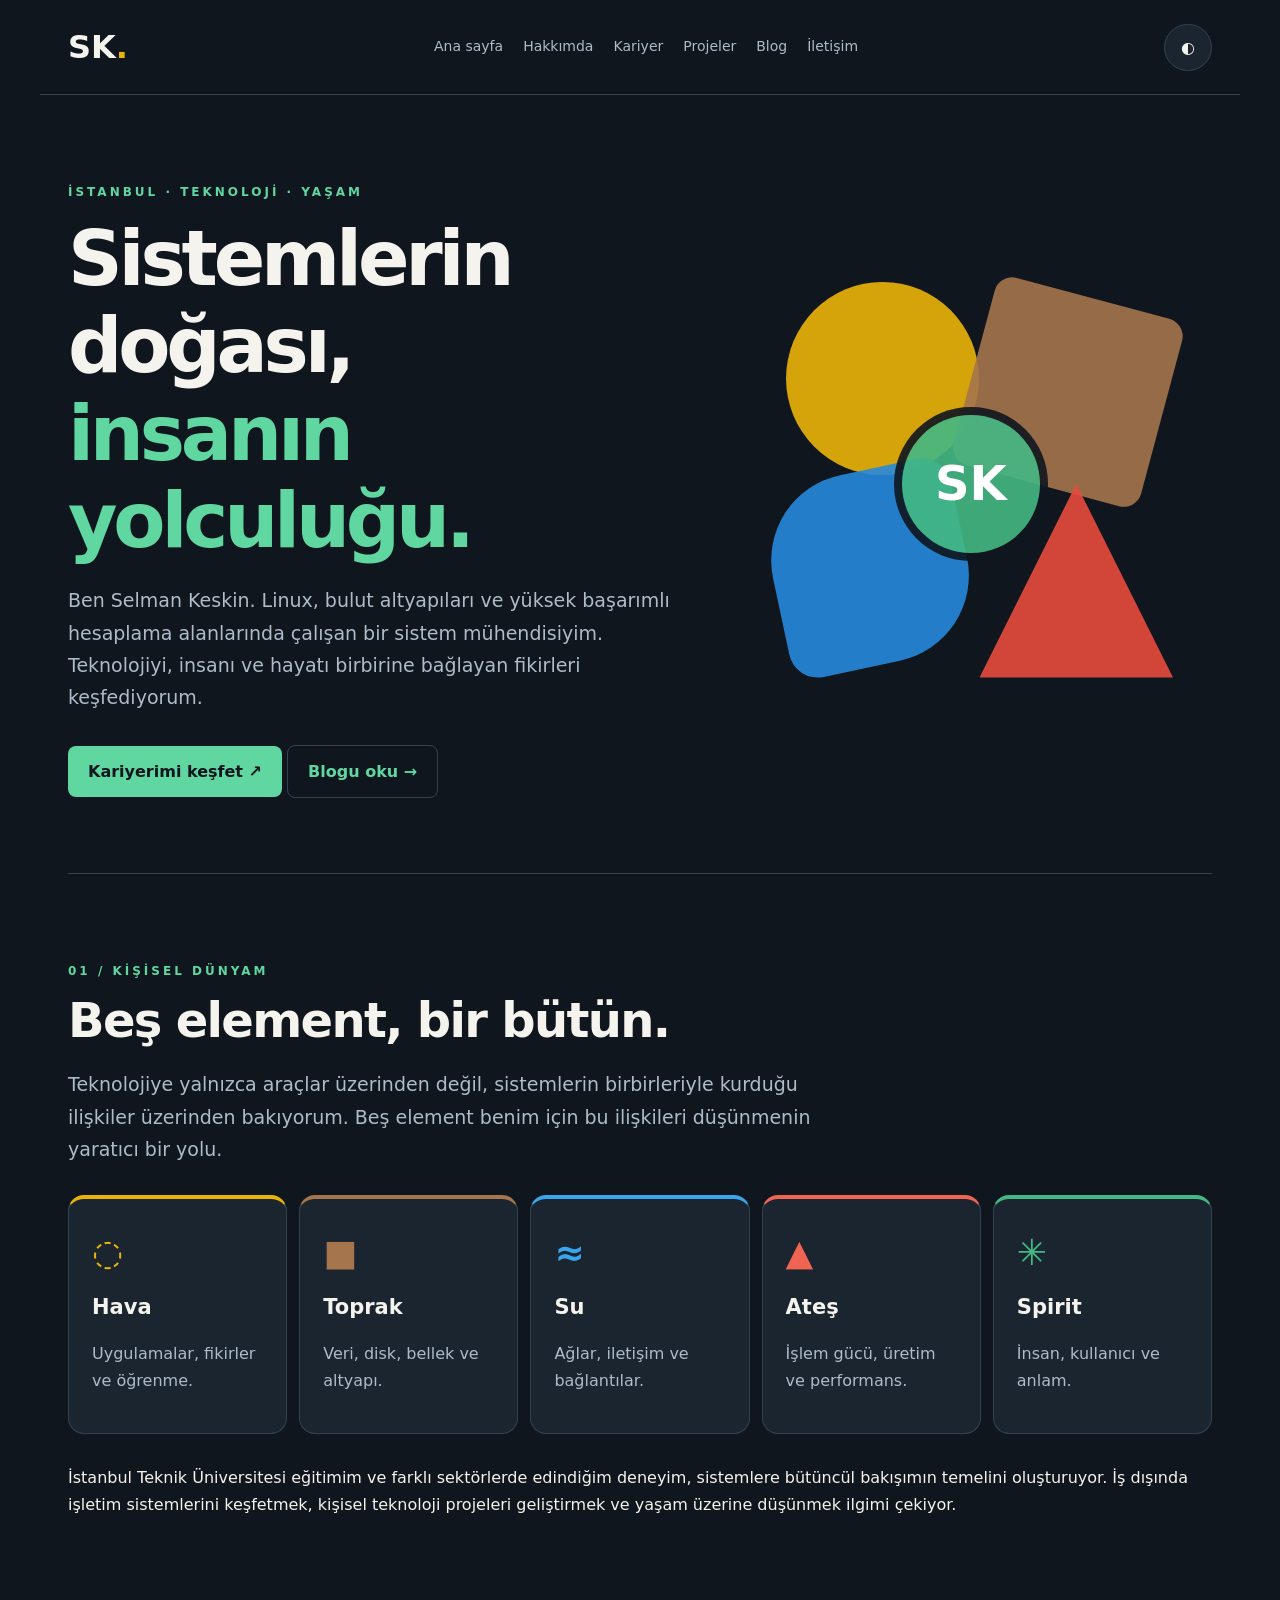
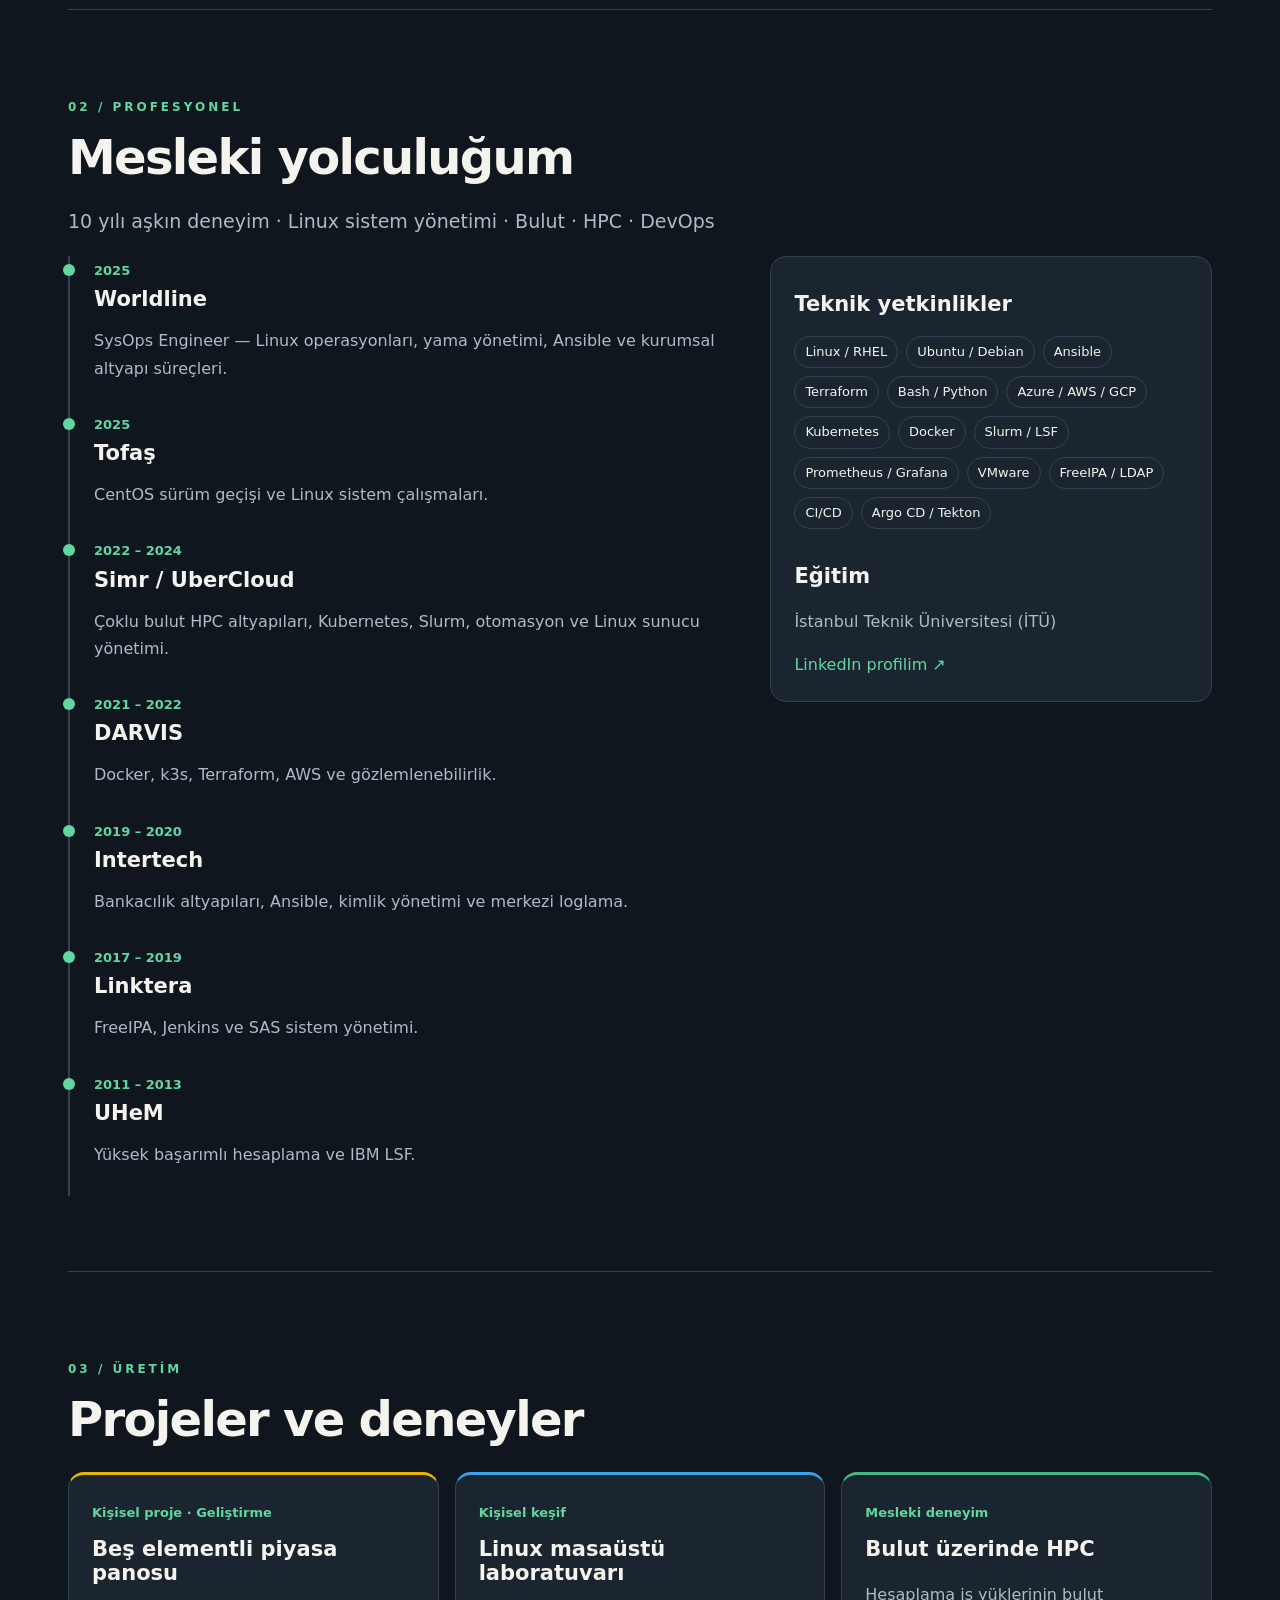
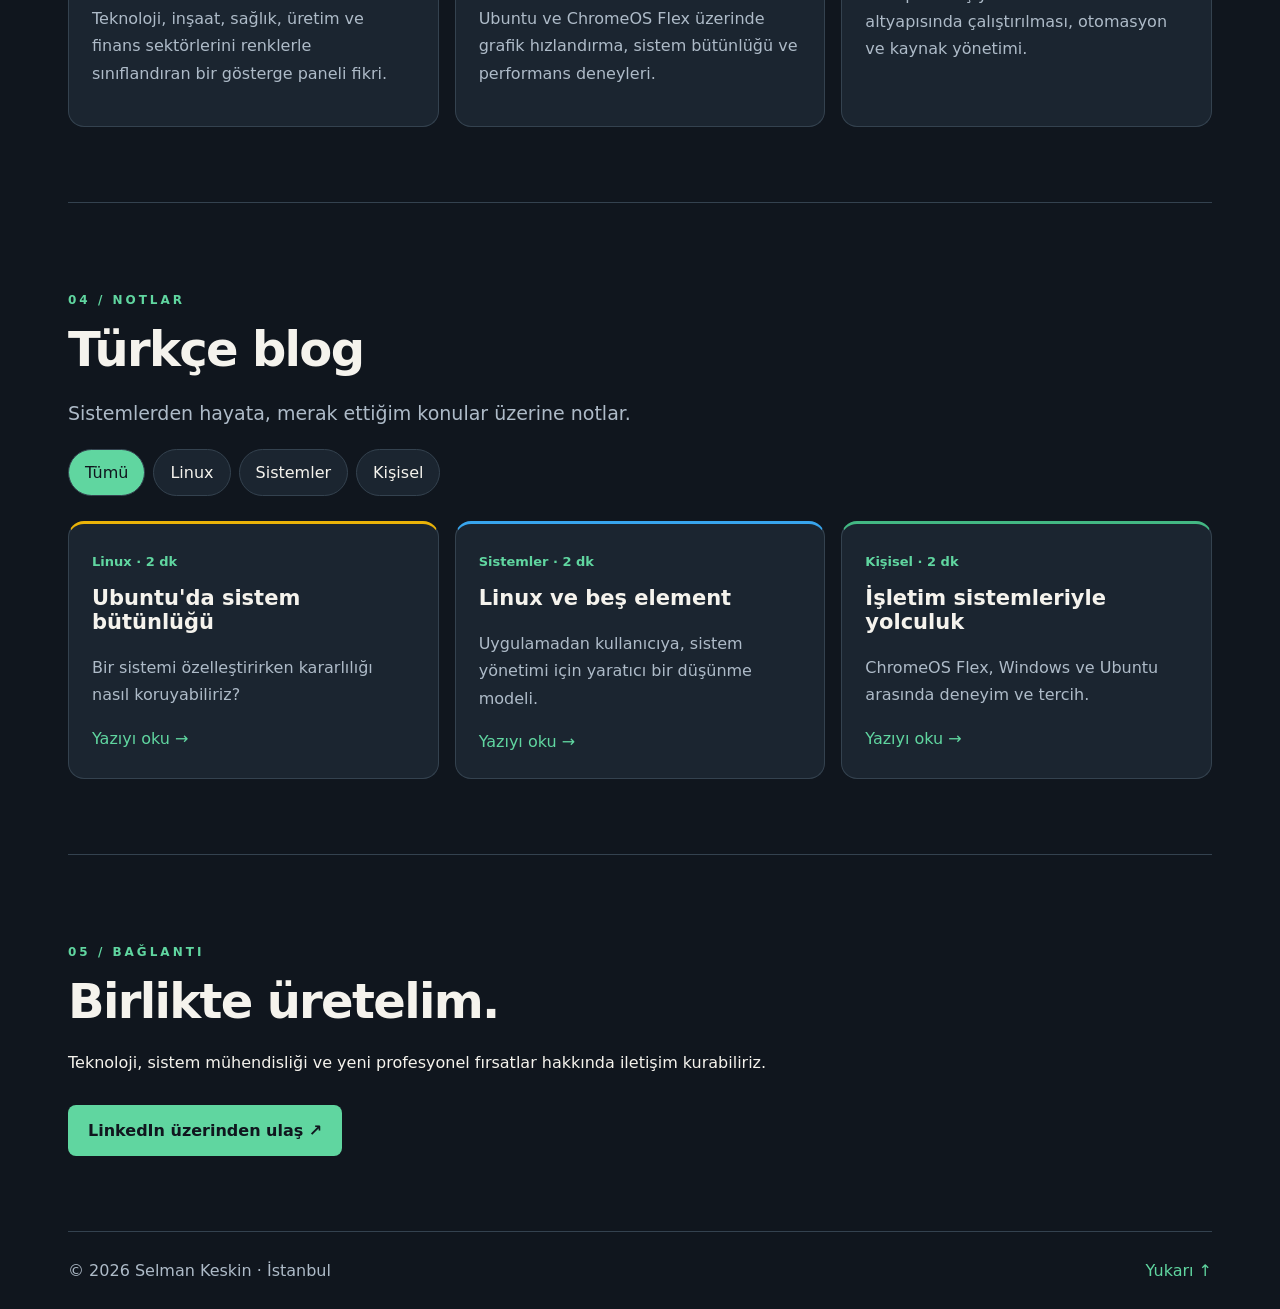
<file: index.html>
<!doctype html><html lang="tr"><head><meta charset="utf-8"><meta name="viewport" content="width=device-width, initial-scale=1"><meta name="description" content="Selman Keskin – Linux, bulut, HPC, sistem mühendisliği ve kişisel teknoloji blogu."><title>Selman Keskin | Sistemlerin doğası</title><link rel="stylesheet" href="style.css"><script src="app.js" defer></script></head><body><header><a class="brand" href="#home">SK<span>.</span></a><nav aria-label="Ana menü"><a href="#home">Ana sayfa</a><a href="#about">Hakkımda</a><a href="#career">Kariyer</a><a href="#projects">Projeler</a><a href="#blog">Blog</a><a href="#contact">İletişim</a></nav><button id="theme" aria-label="Temayı değiştir">◐</button></header><main id="home"><section class="hero"><div><p class="eyebrow">İSTANBUL · TEKNOLOJİ · YAŞAM</p><h1>Sistemlerin doğası,<br><em>insanın yolculuğu.</em></h1><p class="lead">Ben Selman Keskin. Linux, bulut altyapıları ve yüksek başarımlı hesaplama alanlarında çalışan bir sistem mühendisiyim. Teknolojiyi, insanı ve hayatı birbirine bağlayan fikirleri keşfediyorum.</p><a class="cta" href="#career">Kariyerimi keşfet ↗</a> <a class="secondary" href="#blog">Blogu oku →</a></div><div class="art" aria-hidden="true"><i class="orb air"></i><i class="orb earth"></i><i class="orb water"></i><i class="orb fire"></i><i class="orb spirit"></i><div class="initials">SK</div></div></section><section id="about"><p class="eyebrow">01 / KİŞİSEL DÜNYAM</p><h2>Beş element, bir bütün.</h2><p class="intro">Teknolojiye yalnızca araçlar üzerinden değil, sistemlerin birbirleriyle kurduğu ilişkiler üzerinden bakıyorum. Beş element benim için bu ilişkileri düşünmenin yaratıcı bir yolu.</p><div class="elements"><article style="--accent:#eab308"><b>◌</b><h3>Hava</h3><p>Uygulamalar, fikirler ve öğrenme.</p></article><article style="--accent:#a5754d"><b>■</b><h3>Toprak</h3><p>Veri, disk, bellek ve altyapı.</p></article><article style="--accent:#38a5ed"><b>≈</b><h3>Su</h3><p>Ağlar, iletişim ve bağlantılar.</p></article><article style="--accent:#f06453"><b>▲</b><h3>Ateş</h3><p>İşlem gücü, üretim ve performans.</p></article><article style="--accent:#43b883"><b>✳</b><h3>Spirit</h3><p>İnsan, kullanıcı ve anlam.</p></article></div><p>İstanbul Teknik Üniversitesi eğitimim ve farklı sektörlerde edindiğim deneyim, sistemlere bütüncül bakışımın temelini oluşturuyor. İş dışında işletim sistemlerini keşfetmek, kişisel teknoloji projeleri geliştirmek ve yaşam üzerine düşünmek ilgimi çekiyor.</p></section><section id="career"><p class="eyebrow">02 / PROFESYONEL</p><h2>Mesleki yolculuğum</h2><p class="intro">10 yılı aşkın deneyim · Linux sistem yönetimi · Bulut · HPC · DevOps</p><div class="split"><div class="timeline"><article><small>2025</small><h3>Worldline</h3><p>SysOps Engineer — Linux operasyonları, yama yönetimi, Ansible ve kurumsal altyapı süreçleri.</p></article><article><small>2025</small><h3>Tofaş</h3><p>CentOS sürüm geçişi ve Linux sistem çalışmaları.</p></article><article><small>2022 – 2024</small><h3>Simr / UberCloud</h3><p>Çoklu bulut HPC altyapıları, Kubernetes, Slurm, otomasyon ve Linux sunucu yönetimi.</p></article><article><small>2021 – 2022</small><h3>DARVIS</h3><p>Docker, k3s, Terraform, AWS ve gözlemlenebilirlik.</p></article><article><small>2019 – 2020</small><h3>Intertech</h3><p>Bankacılık altyapıları, Ansible, kimlik yönetimi ve merkezi loglama.</p></article><article><small>2017 – 2019</small><h3>Linktera</h3><p>FreeIPA, Jenkins ve SAS sistem yönetimi.</p></article><article><small>2011 – 2013</small><h3>UHeM</h3><p>Yüksek başarımlı hesaplama ve IBM LSF.</p></article></div><aside><h3>Teknik yetkinlikler</h3><div class="tags"><span>Linux / RHEL</span><span>Ubuntu / Debian</span><span>Ansible</span><span>Terraform</span><span>Bash / Python</span><span>Azure / AWS / GCP</span><span>Kubernetes</span><span>Docker</span><span>Slurm / LSF</span><span>Prometheus / Grafana</span><span>VMware</span><span>FreeIPA / LDAP</span><span>CI/CD</span><span>Argo CD / Tekton</span></div><h3>Eğitim</h3><p>İstanbul Teknik Üniversitesi (İTÜ)</p><a href="https://www.linkedin.com/in/ACoAAG9FlK0BSnSpdnS2d0kYeWBgbkc05EdmTaU" target="_blank" rel="noopener noreferrer">LinkedIn profilim ↗</a></aside></div></section><section id="projects"><p class="eyebrow">03 / ÜRETİM</p><h2>Projeler ve deneyler</h2><div class="cards"><article><span class="tag">Kişisel proje · Geliştirme</span><h3>Beş elementli piyasa panosu</h3><p>Teknoloji, inşaat, sağlık, üretim ve finans sektörlerini renklerle sınıflandıran bir gösterge paneli fikri.</p></article><article><span class="tag">Kişisel keşif</span><h3>Linux masaüstü laboratuvarı</h3><p>Ubuntu ve ChromeOS Flex üzerinde grafik hızlandırma, sistem bütünlüğü ve performans deneyleri.</p></article><article><span class="tag">Mesleki deneyim</span><h3>Bulut üzerinde HPC</h3><p>Hesaplama iş yüklerinin bulut altyapısında çalıştırılması, otomasyon ve kaynak yönetimi.</p></article></div></section><section id="blog"><p class="eyebrow">04 / NOTLAR</p><h2>Türkçe blog</h2><p class="intro">Sistemlerden hayata, merak ettiğim konular üzerine notlar.</p><div class="filters" aria-label="Blog kategorileri"><button data-filter="all" aria-pressed="true">Tümü</button><button data-filter="linux" aria-pressed="false">Linux</button><button data-filter="systems" aria-pressed="false">Sistemler</button><button data-filter="personal" aria-pressed="false">Kişisel</button></div><div class="cards blog"><article data-category="linux"><span class="tag">Linux · 2 dk</span><h3>Ubuntu'da sistem bütünlüğü</h3><p>Bir sistemi özelleştirirken kararlılığı nasıl koruyabiliriz?</p><a href="blog/ubuntu.html">Yazıyı oku →</a></article><article data-category="systems"><span class="tag">Sistemler · 2 dk</span><h3>Linux ve beş element</h3><p>Uygulamadan kullanıcıya, sistem yönetimi için yaratıcı bir düşünme modeli.</p><a href="blog/elementler.html">Yazıyı oku →</a></article><article data-category="personal"><span class="tag">Kişisel · 2 dk</span><h3>İşletim sistemleriyle yolculuk</h3><p>ChromeOS Flex, Windows ve Ubuntu arasında deneyim ve tercih.</p><a href="blog/yolculuk.html">Yazıyı oku →</a></article></div></section><section id="contact"><p class="eyebrow">05 / BAĞLANTI</p><h2>Birlikte üretelim.</h2><p>Teknoloji, sistem mühendisliği ve yeni profesyonel fırsatlar hakkında iletişim kurabiliriz.</p><a class="cta" href="https://www.linkedin.com/in/ACoAAG9FlK0BSnSpdnS2d0kYeWBgbkc05EdmTaU" target="_blank" rel="noopener noreferrer">LinkedIn üzerinden ulaş ↗</a></section></main><footer>© 2026 Selman Keskin · İstanbul <a href="#home">Yukarı ↑</a></footer></body></html>
</file>
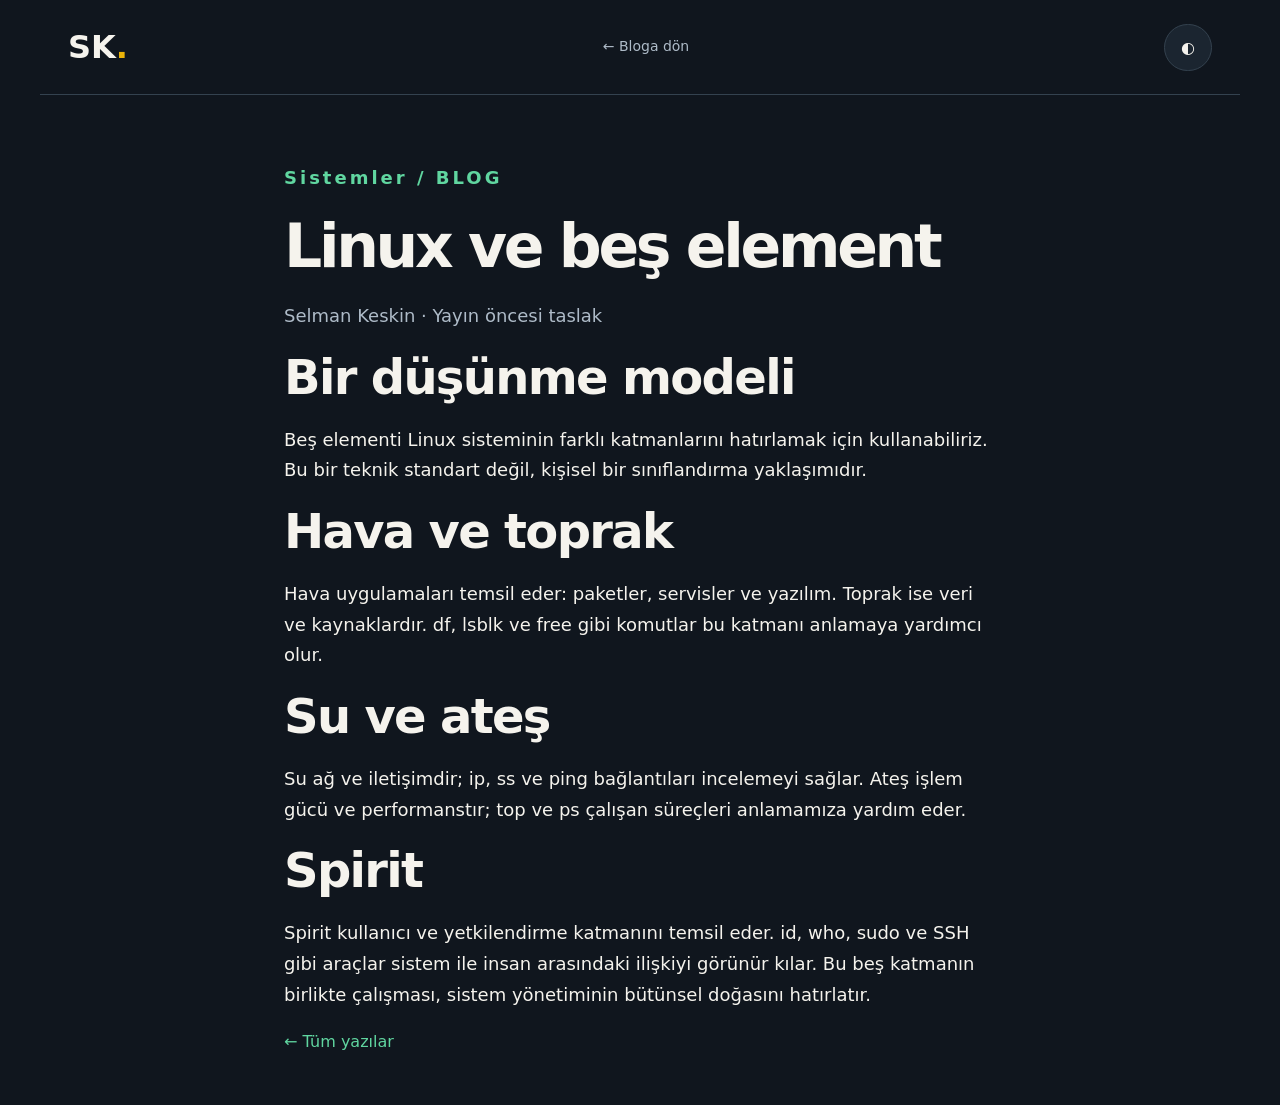
<file: blog/elementler.html>
<!doctype html><html lang="tr"><head><meta charset="utf-8"><meta name="viewport" content="width=device-width, initial-scale=1"><title>Linux ve beş element | Selman Keskin</title><link rel="stylesheet" href="../style.css"><script src="../app.js" defer></script></head><body><header><a class="brand" href="../index.html">SK<span>.</span></a><nav><a href="../index.html#blog">← Bloga dön</a></nav><button id="theme" aria-label="Temayı değiştir">◐</button></header><main class="post"><p class="eyebrow">Sistemler / BLOG</p><h1>Linux ve beş element</h1><p class="intro">Selman Keskin · Yayın öncesi taslak</p><h2>Bir düşünme modeli</h2><p>Beş elementi Linux sisteminin farklı katmanlarını hatırlamak için kullanabiliriz. Bu bir teknik standart değil, kişisel bir sınıflandırma yaklaşımıdır.</p><h2>Hava ve toprak</h2><p>Hava uygulamaları temsil eder: paketler, servisler ve yazılım. Toprak ise veri ve kaynaklardır. df, lsblk ve free gibi komutlar bu katmanı anlamaya yardımcı olur.</p><h2>Su ve ateş</h2><p>Su ağ ve iletişimdir; ip, ss ve ping bağlantıları incelemeyi sağlar. Ateş işlem gücü ve performanstır; top ve ps çalışan süreçleri anlamamıza yardım eder.</p><h2>Spirit</h2><p>Spirit kullanıcı ve yetkilendirme katmanını temsil eder. id, who, sudo ve SSH gibi araçlar sistem ile insan arasındaki ilişkiyi görünür kılar. Bu beş katmanın birlikte çalışması, sistem yönetiminin bütünsel doğasını hatırlatır.</p><a href="../index.html#blog">← Tüm yazılar</a></main></body></html>
</file>
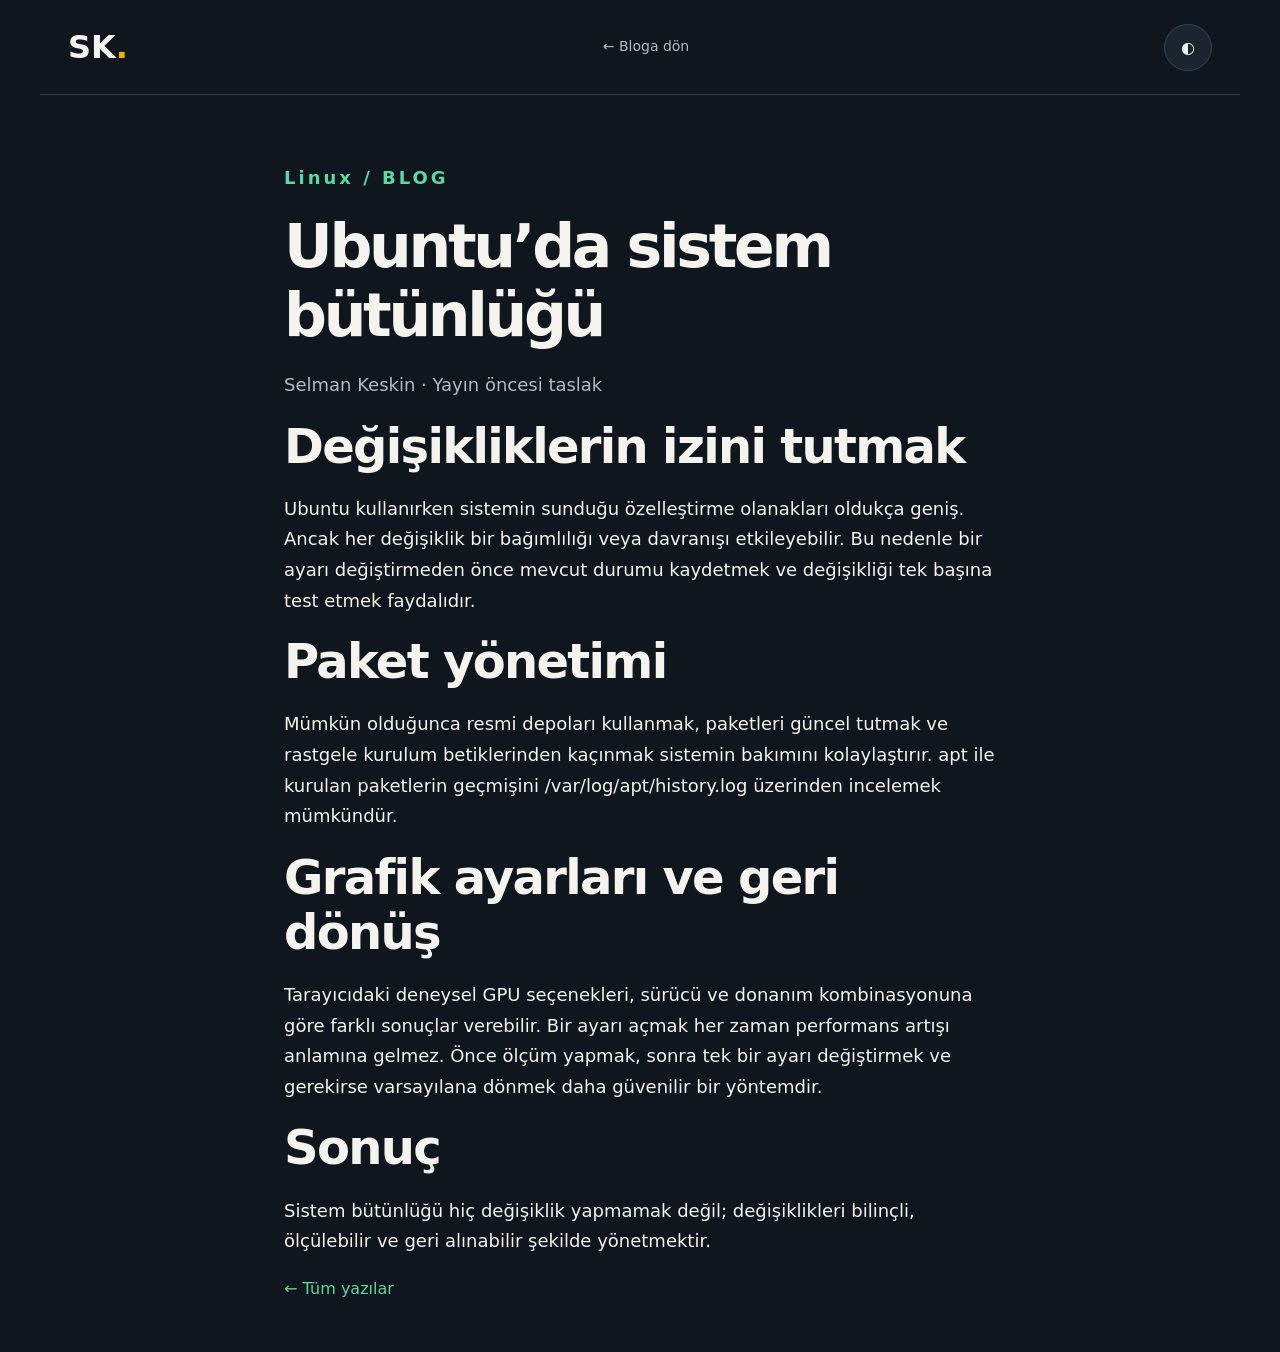
<file: blog/ubuntu.html>
<!doctype html><html lang="tr"><head><meta charset="utf-8"><meta name="viewport" content="width=device-width, initial-scale=1"><title>Ubuntu’da sistem bütünlüğü | Selman Keskin</title><link rel="stylesheet" href="../style.css"><script src="../app.js" defer></script></head><body><header><a class="brand" href="../index.html">SK<span>.</span></a><nav><a href="../index.html#blog">← Bloga dön</a></nav><button id="theme" aria-label="Temayı değiştir">◐</button></header><main class="post"><p class="eyebrow">Linux / BLOG</p><h1>Ubuntu’da sistem bütünlüğü</h1><p class="intro">Selman Keskin · Yayın öncesi taslak</p><h2>Değişikliklerin izini tutmak</h2><p>Ubuntu kullanırken sistemin sunduğu özelleştirme olanakları oldukça geniş. Ancak her değişiklik bir bağımlılığı veya davranışı etkileyebilir. Bu nedenle bir ayarı değiştirmeden önce mevcut durumu kaydetmek ve değişikliği tek başına test etmek faydalıdır.</p><h2>Paket yönetimi</h2><p>Mümkün olduğunca resmi depoları kullanmak, paketleri güncel tutmak ve rastgele kurulum betiklerinden kaçınmak sistemin bakımını kolaylaştırır. apt ile kurulan paketlerin geçmişini /var/log/apt/history.log üzerinden incelemek mümkündür.</p><h2>Grafik ayarları ve geri dönüş</h2><p>Tarayıcıdaki deneysel GPU seçenekleri, sürücü ve donanım kombinasyonuna göre farklı sonuçlar verebilir. Bir ayarı açmak her zaman performans artışı anlamına gelmez. Önce ölçüm yapmak, sonra tek bir ayarı değiştirmek ve gerekirse varsayılana dönmek daha güvenilir bir yöntemdir.</p><h2>Sonuç</h2><p>Sistem bütünlüğü hiç değişiklik yapmamak değil; değişiklikleri bilinçli, ölçülebilir ve geri alınabilir şekilde yönetmektir.</p><a href="../index.html#blog">← Tüm yazılar</a></main></body></html>
</file>
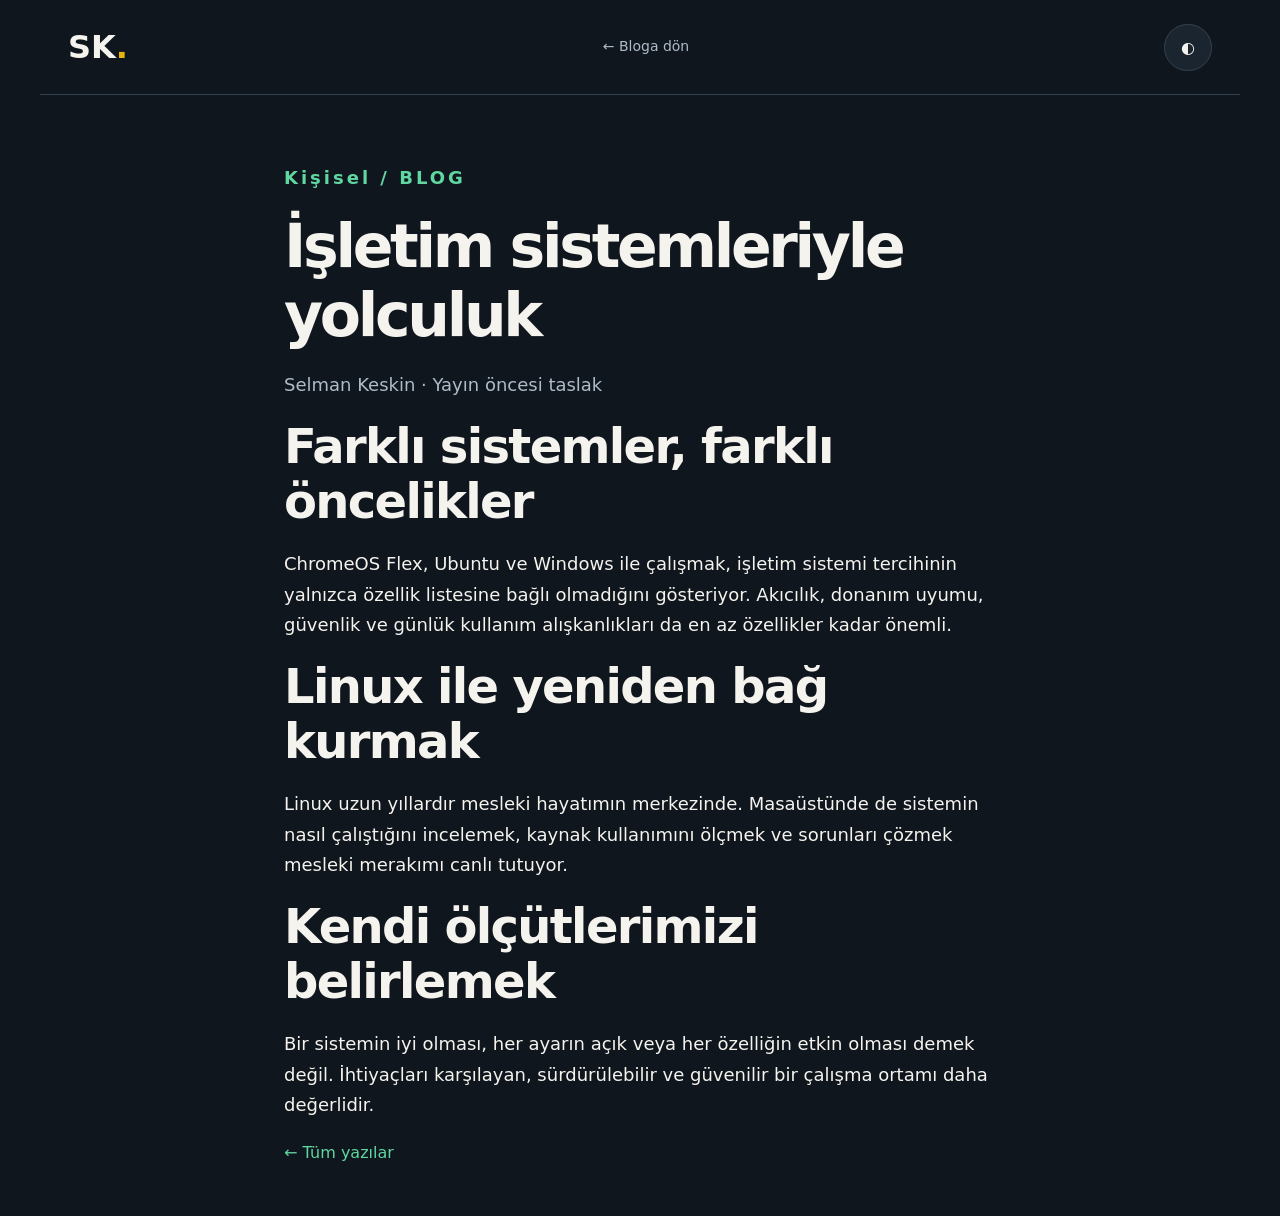
<file: blog/yolculuk.html>
<!doctype html><html lang="tr"><head><meta charset="utf-8"><meta name="viewport" content="width=device-width, initial-scale=1"><title>İşletim sistemleriyle yolculuk | Selman Keskin</title><link rel="stylesheet" href="../style.css"><script src="../app.js" defer></script></head><body><header><a class="brand" href="../index.html">SK<span>.</span></a><nav><a href="../index.html#blog">← Bloga dön</a></nav><button id="theme" aria-label="Temayı değiştir">◐</button></header><main class="post"><p class="eyebrow">Kişisel / BLOG</p><h1>İşletim sistemleriyle yolculuk</h1><p class="intro">Selman Keskin · Yayın öncesi taslak</p><h2>Farklı sistemler, farklı öncelikler</h2><p>ChromeOS Flex, Ubuntu ve Windows ile çalışmak, işletim sistemi tercihinin yalnızca özellik listesine bağlı olmadığını gösteriyor. Akıcılık, donanım uyumu, güvenlik ve günlük kullanım alışkanlıkları da en az özellikler kadar önemli.</p><h2>Linux ile yeniden bağ kurmak</h2><p>Linux uzun yıllardır mesleki hayatımın merkezinde. Masaüstünde de sistemin nasıl çalıştığını incelemek, kaynak kullanımını ölçmek ve sorunları çözmek mesleki merakımı canlı tutuyor.</p><h2>Kendi ölçütlerimizi belirlemek</h2><p>Bir sistemin iyi olması, her ayarın açık veya her özelliğin etkin olması demek değil. İhtiyaçları karşılayan, sürdürülebilir ve güvenilir bir çalışma ortamı daha değerlidir.</p><a href="../index.html#blog">← Tüm yazılar</a></main></body></html>
</file>
<file: style.css>
:root{color-scheme:dark;--bg:#10161e;--panel:#1b2530;--text:#f5f3ed;--muted:#aebbc8;--line:#34424f;--green:#60d6a0}*{box-sizing:border-box}html{scroll-behavior:smooth}body{margin:0;background:var(--bg);color:var(--text);font:16px/1.7 system-ui,sans-serif}body.light{color-scheme:light;--bg:#f7f4ec;--panel:#fff;--text:#222c33;--muted:#52616e;--line:#d4d9d6;--green:#15784c}a{color:var(--green);text-decoration:none}a:hover{text-decoration:underline}header{max-width:1200px;margin:auto;display:flex;align-items:center;justify-content:space-between;gap:20px;padding:20px 28px;flex-wrap:wrap;border-bottom:1px solid var(--line)}.brand{font-size:32px;font-weight:900;color:var(--text)}.brand span{color:#eab308}nav{display:flex;gap:20px;flex-wrap:wrap}nav a{color:var(--muted);font-size:14px}button{cursor:pointer;border:1px solid var(--line);border-radius:30px;background:var(--panel);color:var(--text);padding:9px 16px;font:inherit}button[aria-pressed=true]{background:var(--green);color:var(--bg)}main{max-width:1200px;margin:auto;padding:0 28px}section{padding:75px 0;border-bottom:1px solid var(--line);scroll-margin-top:10px}.hero{display:grid;grid-template-columns:1.3fr 1fr;align-items:center;min-height:490px;gap:35px}.eyebrow{font-size:12px;font-weight:700;letter-spacing:3px;color:var(--green)}h1,h2,h3{line-height:1.15;margin:12px 0 20px}h1{font-size:clamp(40px,6vw,76px);letter-spacing:-.055em}h1 em{color:var(--green);font-style:normal}h2{font-size:clamp(30px,4vw,48px);letter-spacing:-.035em}h3{font-size:21px}.lead,.intro{color:var(--muted);font-size:19px;max-width:760px}.cta,.secondary{display:inline-block;margin-top:12px;padding:12px 20px;border-radius:8px;font-weight:700}.cta{background:var(--green);color:var(--bg)}.secondary{border:1px solid var(--line)}.art{position:relative;aspect-ratio:1;max-width:430px;width:100%;margin:auto;isolation:isolate}.orb{position:absolute;display:block;width:45%;height:45%;opacity:.9}.air{background:#eab308;border-radius:50%;top:3%;left:7%}.earth{background:#a5754d;top:6%;right:5%;transform:rotate(15deg);border-radius:18px}.water{background:#2689db;bottom:8%;left:4%;border-radius:45% 15% 45% 15%;transform:rotate(-12deg)}.fire{background:#e74c3c;bottom:5%;right:3%;clip-path:polygon(50% 0,100% 100%,0 100%)}.spirit{background:#43b883;left:34%;top:34%;border-radius:50%;width:32%;height:32%;box-shadow:0 0 0 8px var(--bg)}.initials{position:absolute;inset:0;display:grid;place-items:center;font-size:48px;font-weight:900;color:#fff}.elements{display:grid;grid-template-columns:repeat(5,1fr);gap:12px;margin:30px 0}.elements article,.cards article,aside{background:var(--panel);border:1px solid var(--line);border-radius:16px;padding:23px}.elements article{border-top:4px solid var(--accent)}.elements b{font-size:36px;color:var(--accent)}.elements p,.cards p,.timeline p,aside p{color:var(--muted)}.split{display:grid;grid-template-columns:1.5fr 1fr;gap:40px;align-items:start}.timeline{border-left:2px solid var(--line);padding-left:24px}.timeline article{position:relative;margin-bottom:28px}.timeline article:before{content:'';position:absolute;left:-31px;top:8px;width:12px;height:12px;background:var(--green);border-radius:50%}.timeline small,.tag{color:var(--green);font-size:13px;font-weight:700}.timeline h3{margin:4px 0}.tags{display:flex;flex-wrap:wrap;gap:8px;margin:20px 0 35px}.tags span{border:1px solid var(--line);border-radius:20px;padding:4px 10px;font-size:13px}.cards{display:grid;grid-template-columns:repeat(3,1fr);gap:16px;margin-top:25px}.cards article:nth-child(3n+1){border-top:3px solid #eab308}.cards article:nth-child(3n+2){border-top:3px solid #38a5ed}.cards article:nth-child(3n+3){border-top:3px solid #43b883}.filters{display:flex;flex-wrap:wrap;gap:8px}footer{max-width:1200px;margin:auto;padding:25px 28px;color:var(--muted);display:flex;justify-content:space-between}.post{max-width:760px;margin:auto;padding:50px 24px}.post p{font-size:18px}.post h1{font-size:clamp(35px,6vw,60px)}[hidden]{display:none!important}@media(max-width:850px){.hero,.split{grid-template-columns:1fr}.art{max-width:280px}.elements{grid-template-columns:repeat(2,1fr)}.cards{grid-template-columns:1fr}section{padding:45px 0}nav{gap:12px}.hero{min-height:auto}}@media(max-width:450px){main{padding:0 18px}header{padding:14px 18px}.elements article{padding:14px}nav{order:3;width:100%}}:focus-visible{outline:3px solid #eab308;outline-offset:4px}
</file>
